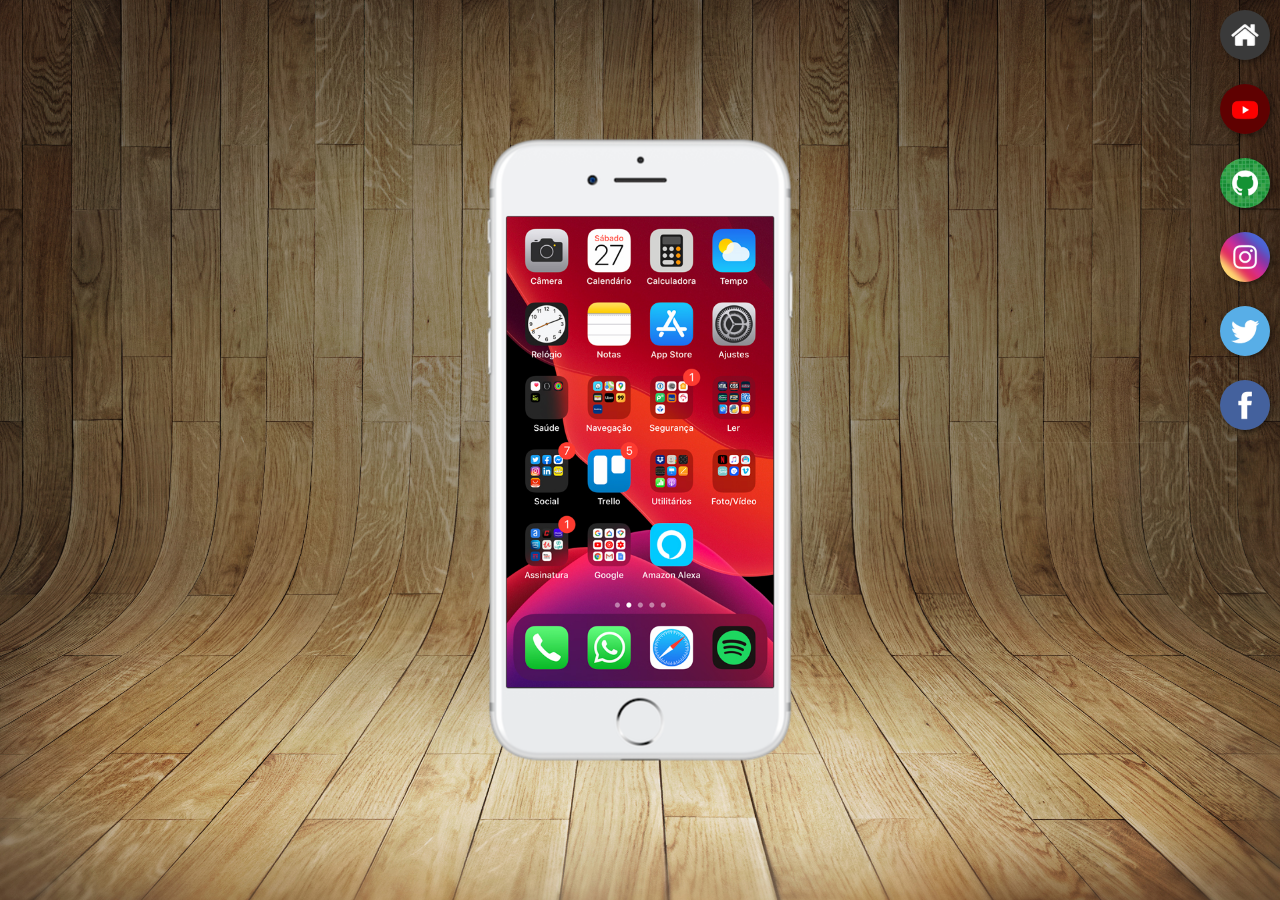
<file: index.html>
<!DOCTYPE html>
<html lang="pt-br">
<head>
    <meta charset="UTF-8">
    <meta http-equiv="X-UA-Compatible" content="IE=edge">
    <meta name="viewport" content="width=device-width, initial-scale=1.0">
    <link rel="shortcut icon" href="imgfavicon.ico" type="image/x-icon">
    <title>Projeto Redes Sociais</title>
    <link rel="stylesheet" href="estilos/style.css">
</head>
<body>
    <main>
        <section id="telefone">
            <iframe src="home.html" name="tela" id="tela" frameborder="0"></iframe>
        </section>
        <section id="redes-sociais">
            <a href="home.html" target="tela"><img src="imagens/logo-home.jpg" alt="home"></a> <br>
            <a href="youtube.html" target="tela"><img src="imagens/logo-youtube.jpg" alt="youtube"></a> <br>
            <a href="github.html" target="tela"><img src="imagens/logo-github.jpg" alt="github"></a> <br>
            <a href="instagram.html" target="tela"><img src="imagens/logo-instagram.jpg" alt="instagram"></a> <br>
            <a href="twitter.html" target="tela"><img src="imagens/logo-twitter.jpg" alt="twitter"></a> <br>
            <a href="facebook.html" target="tela"><img src="imagens/logo-facebook.jpg" alt="facebook"></a> <br>
        </section>
    </main>
</body>
</html>
</file>
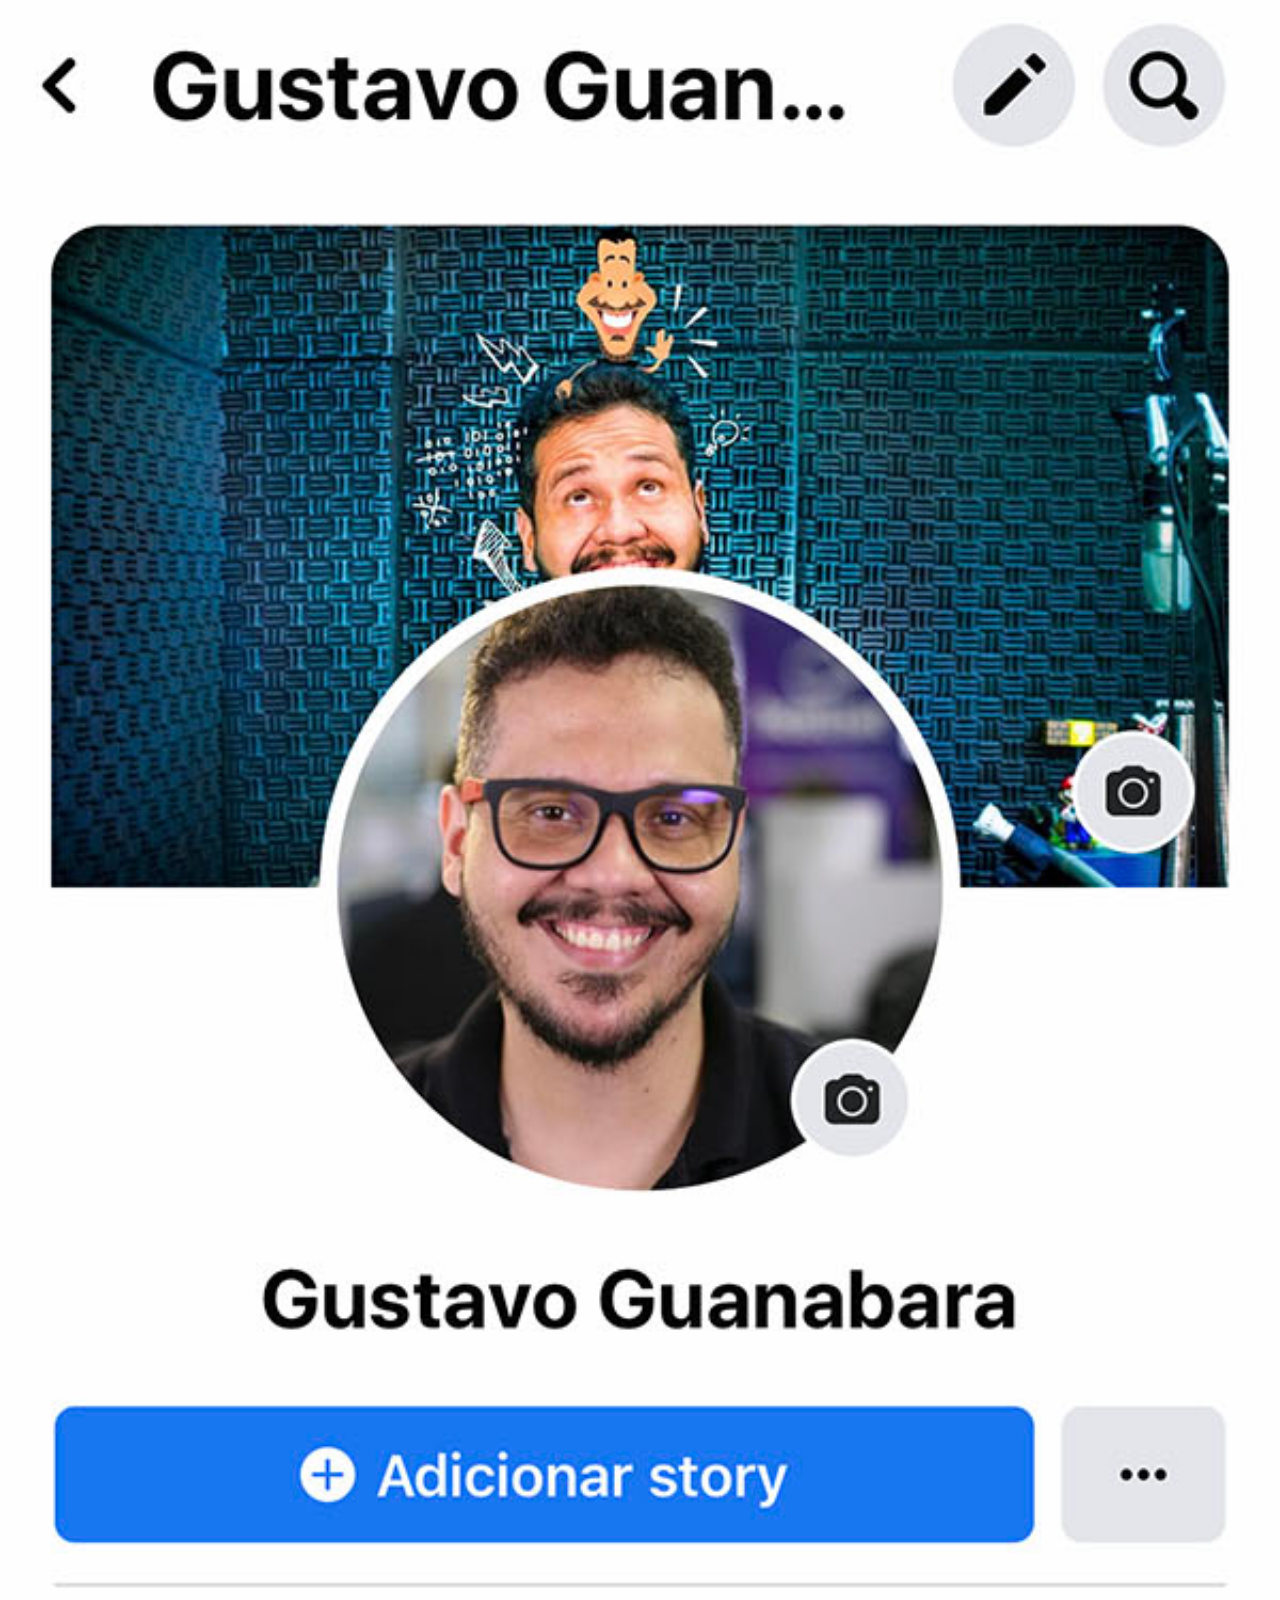
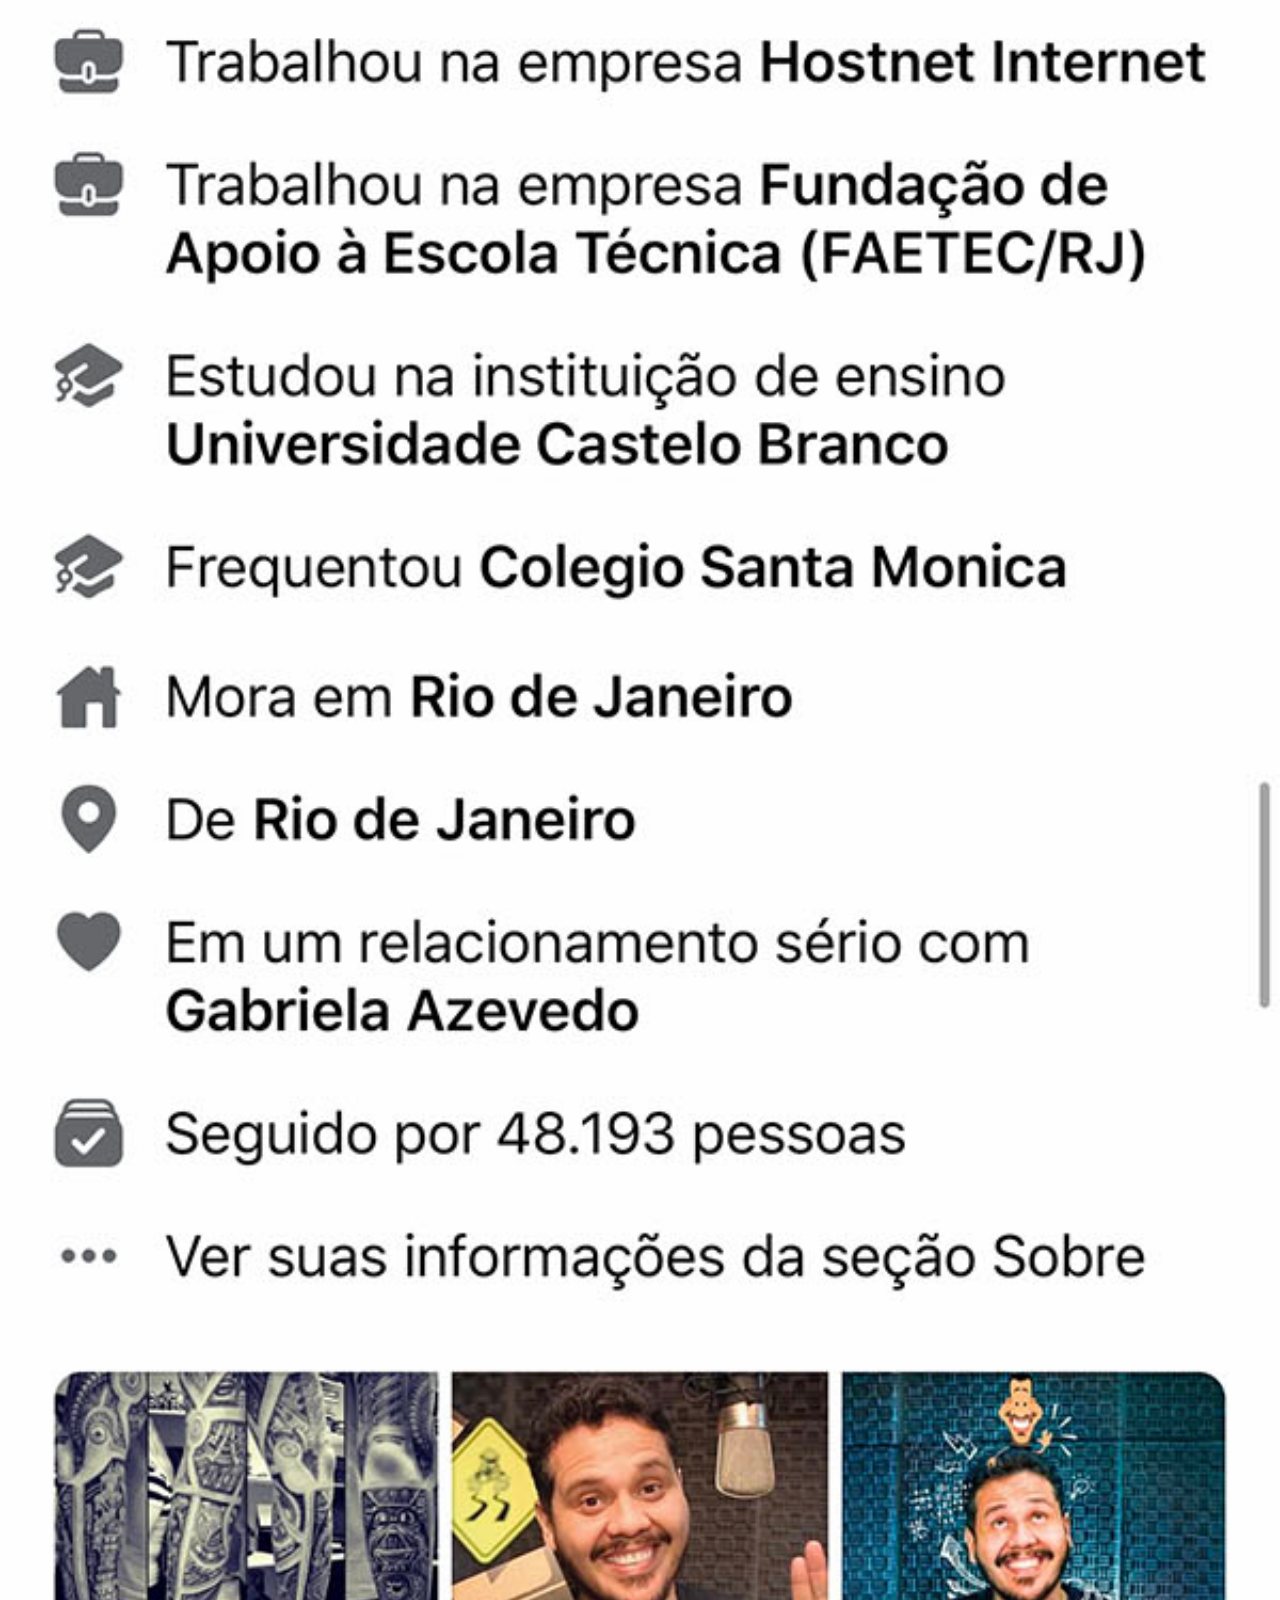
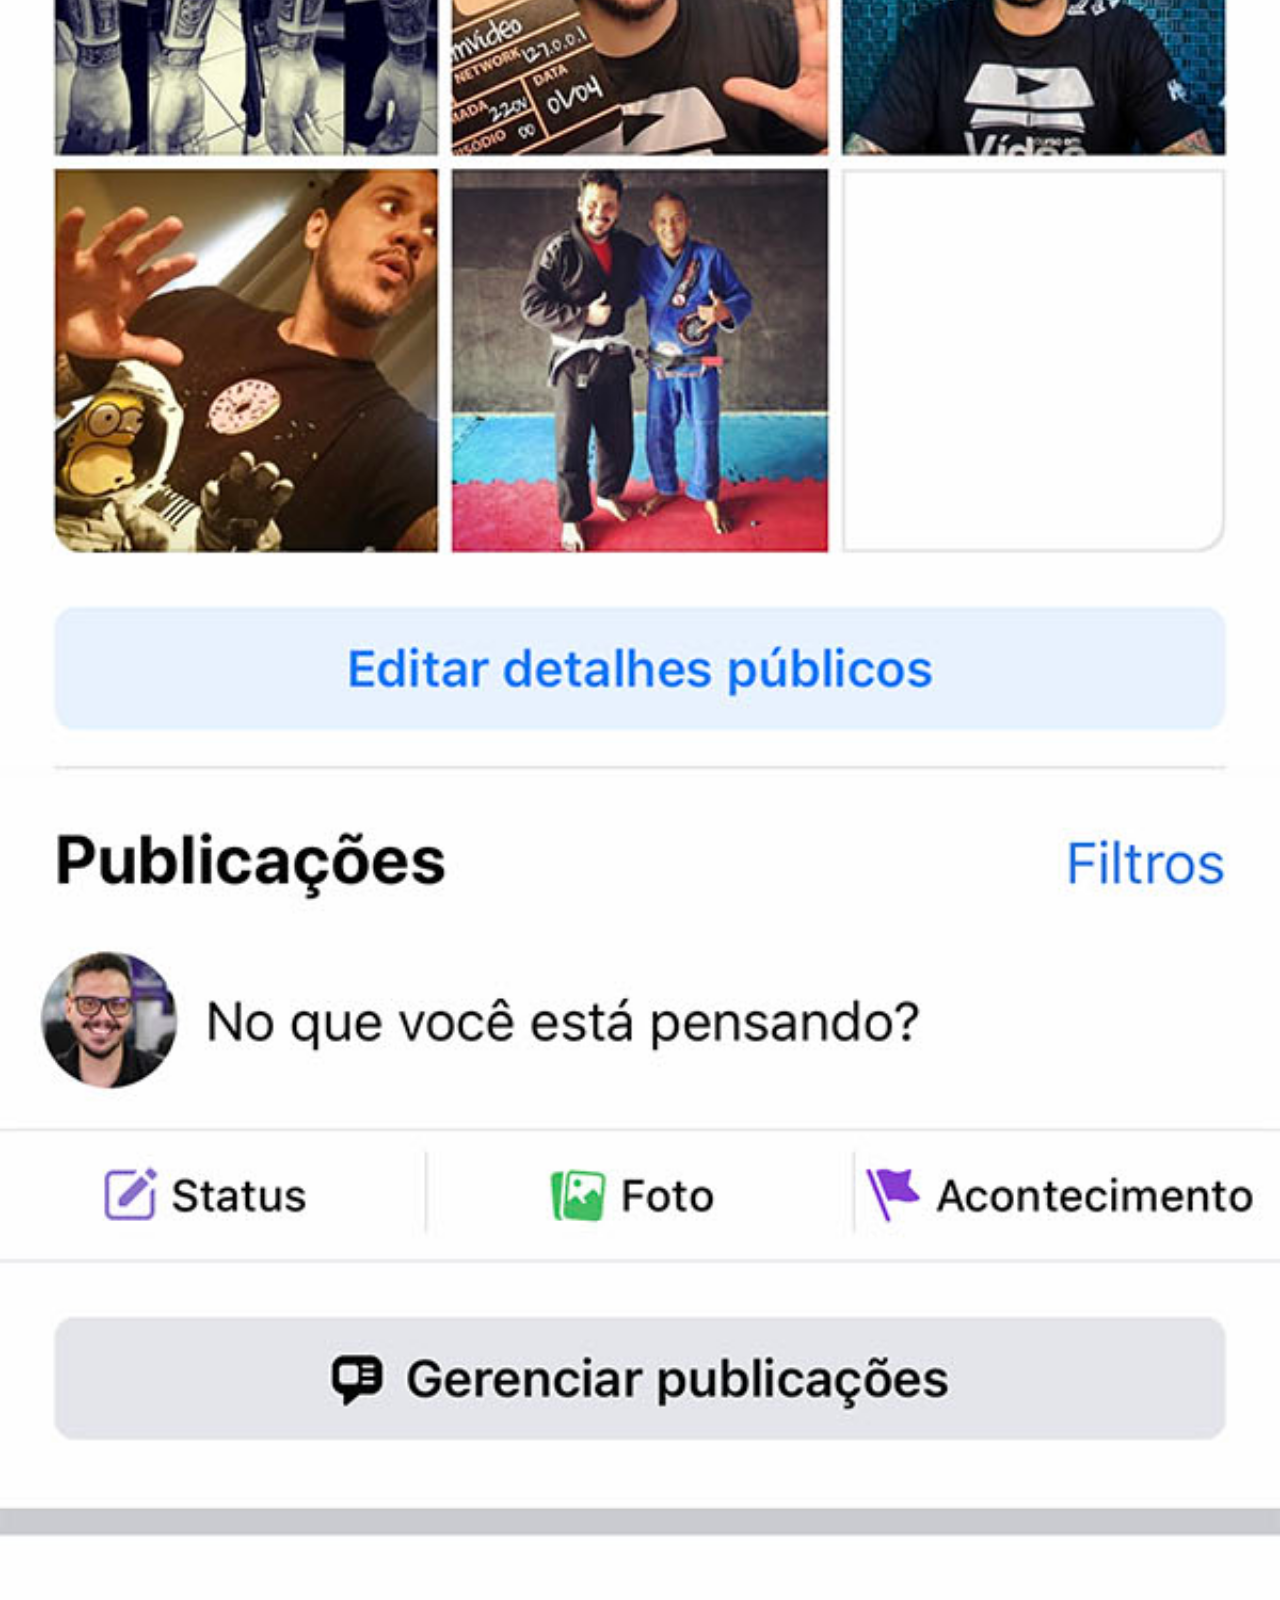
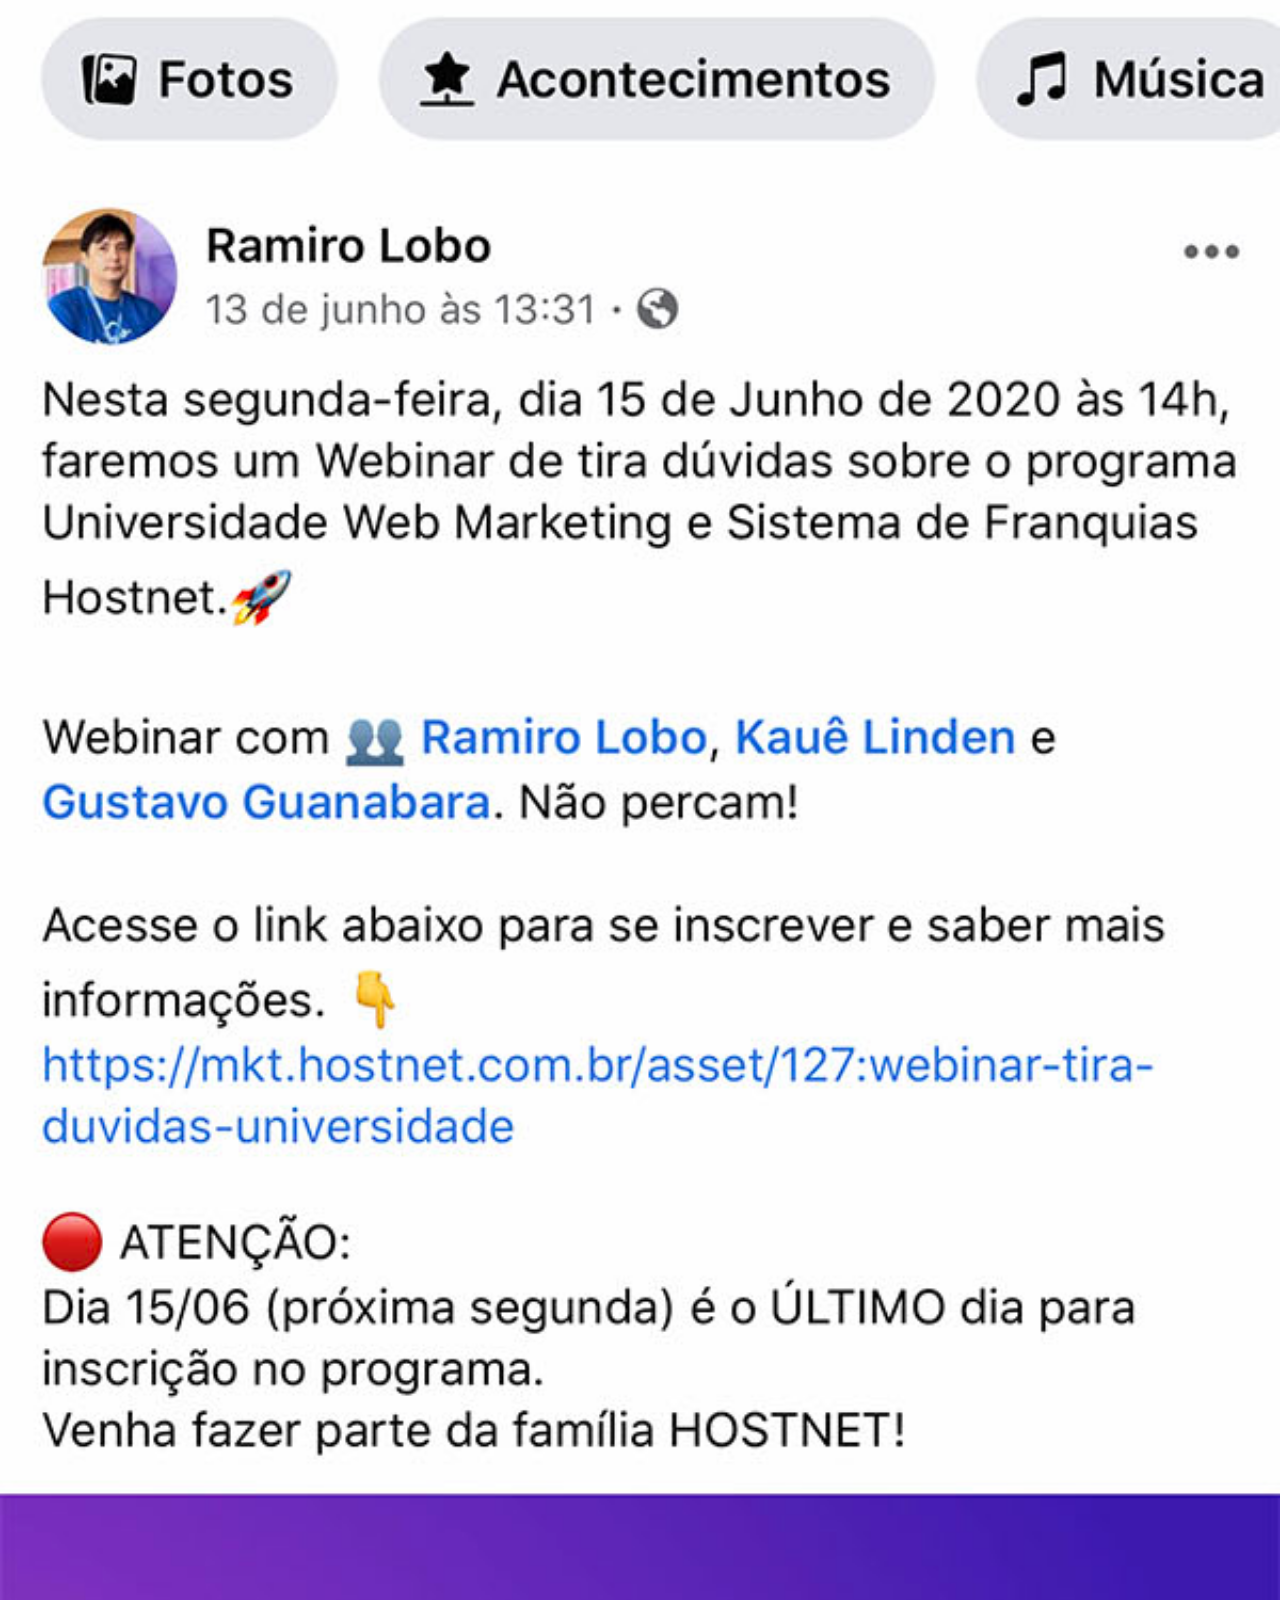
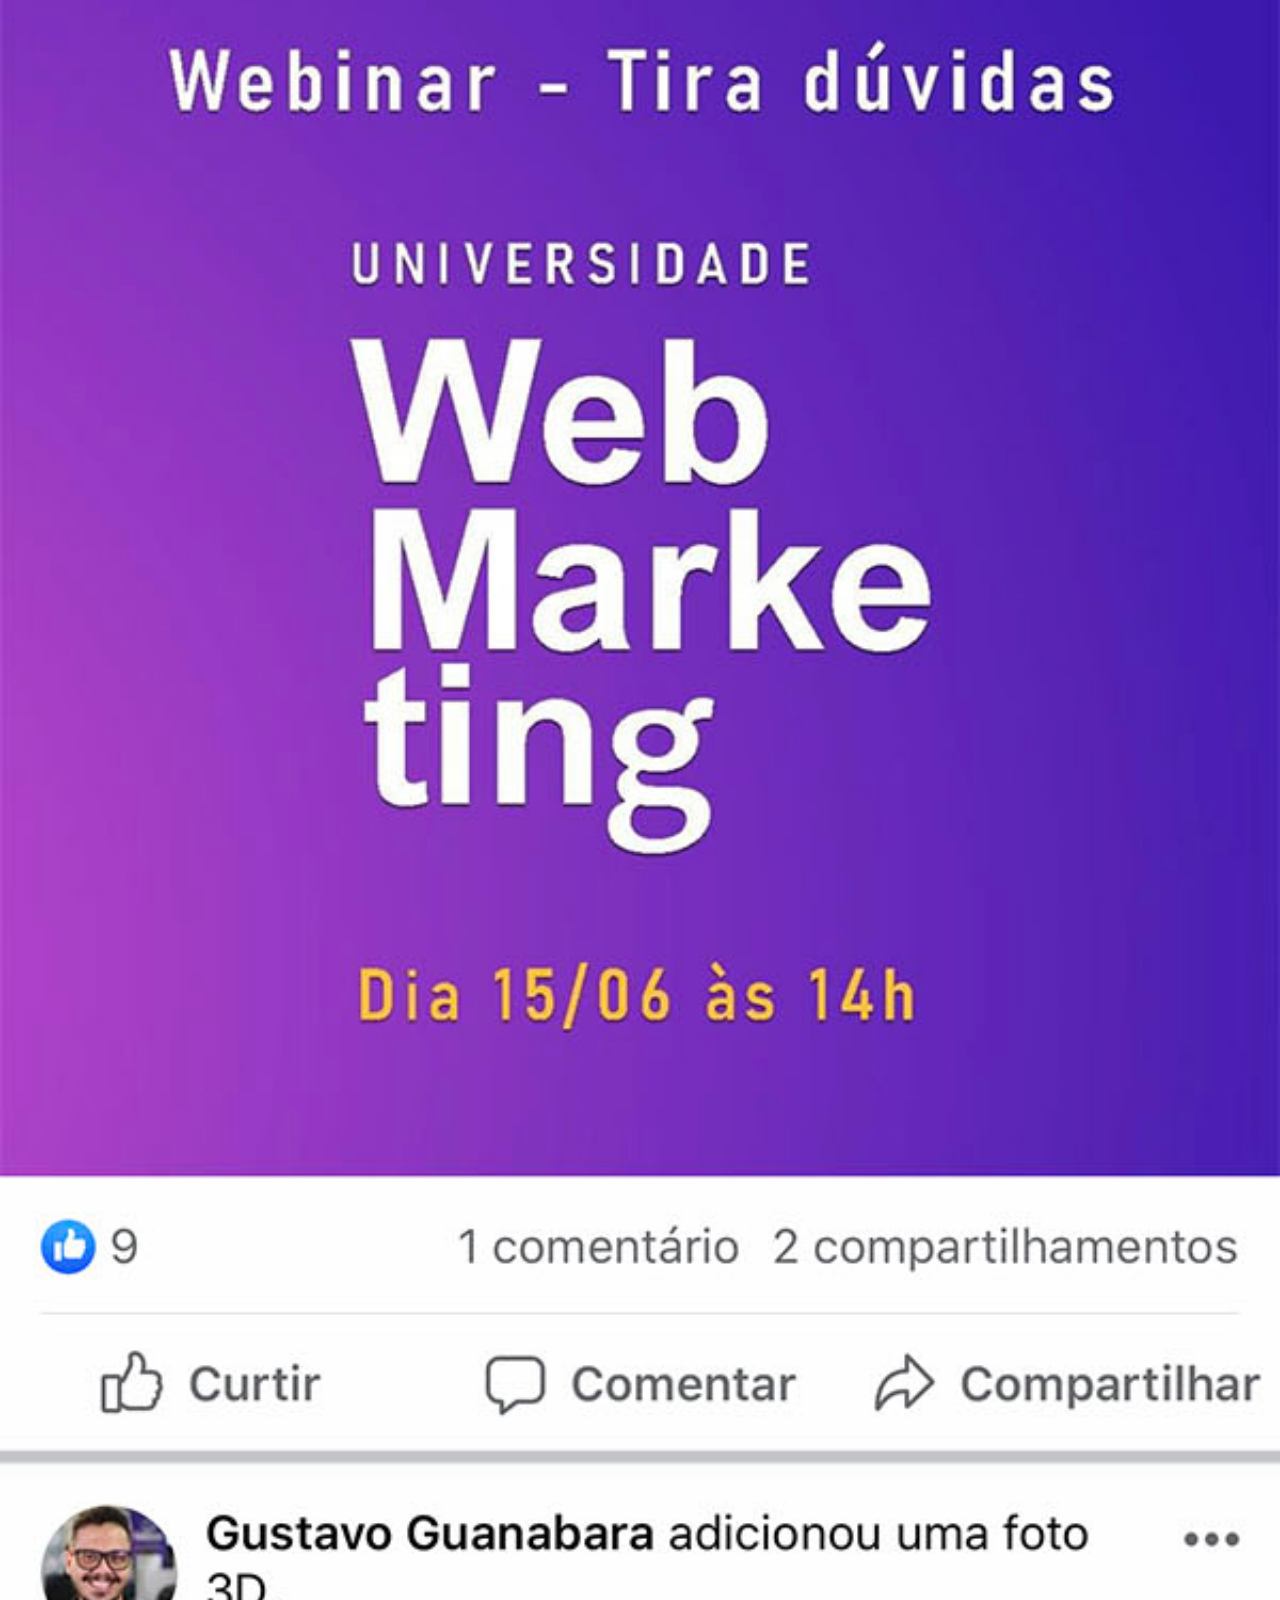
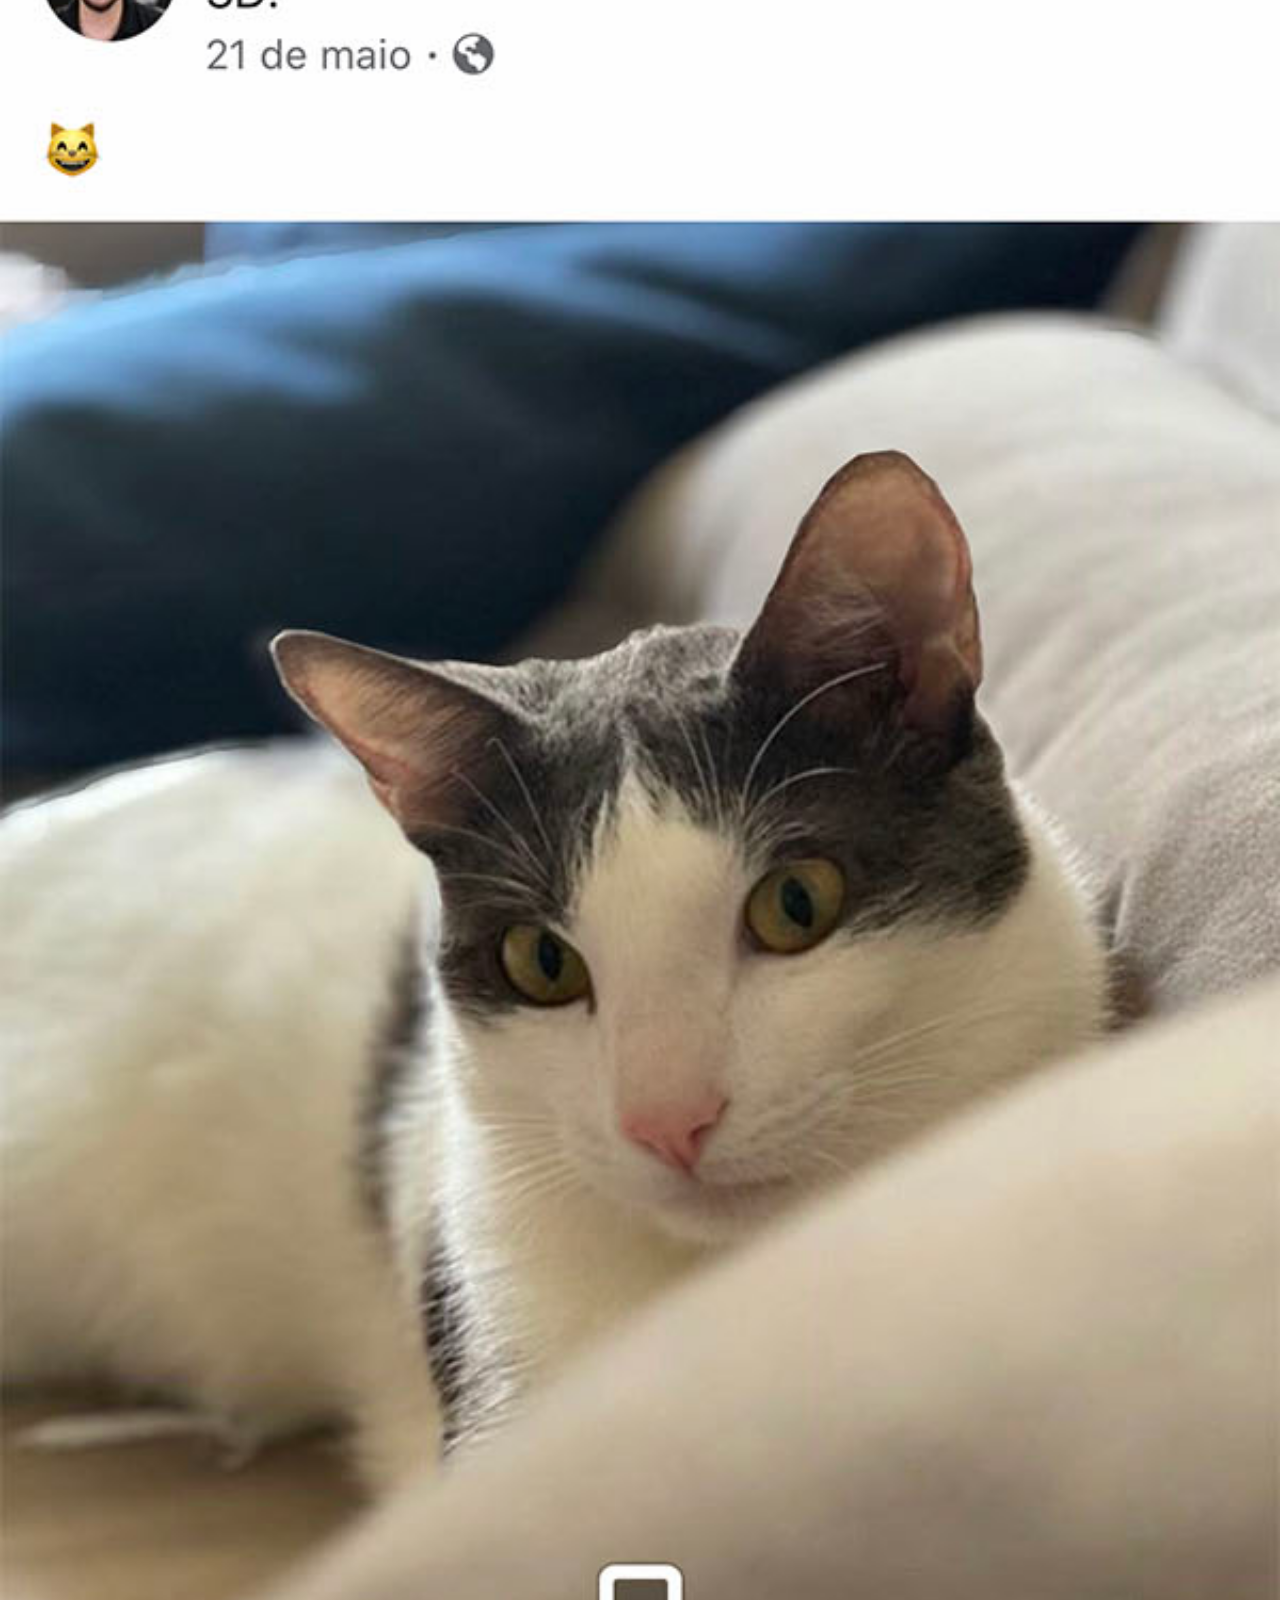
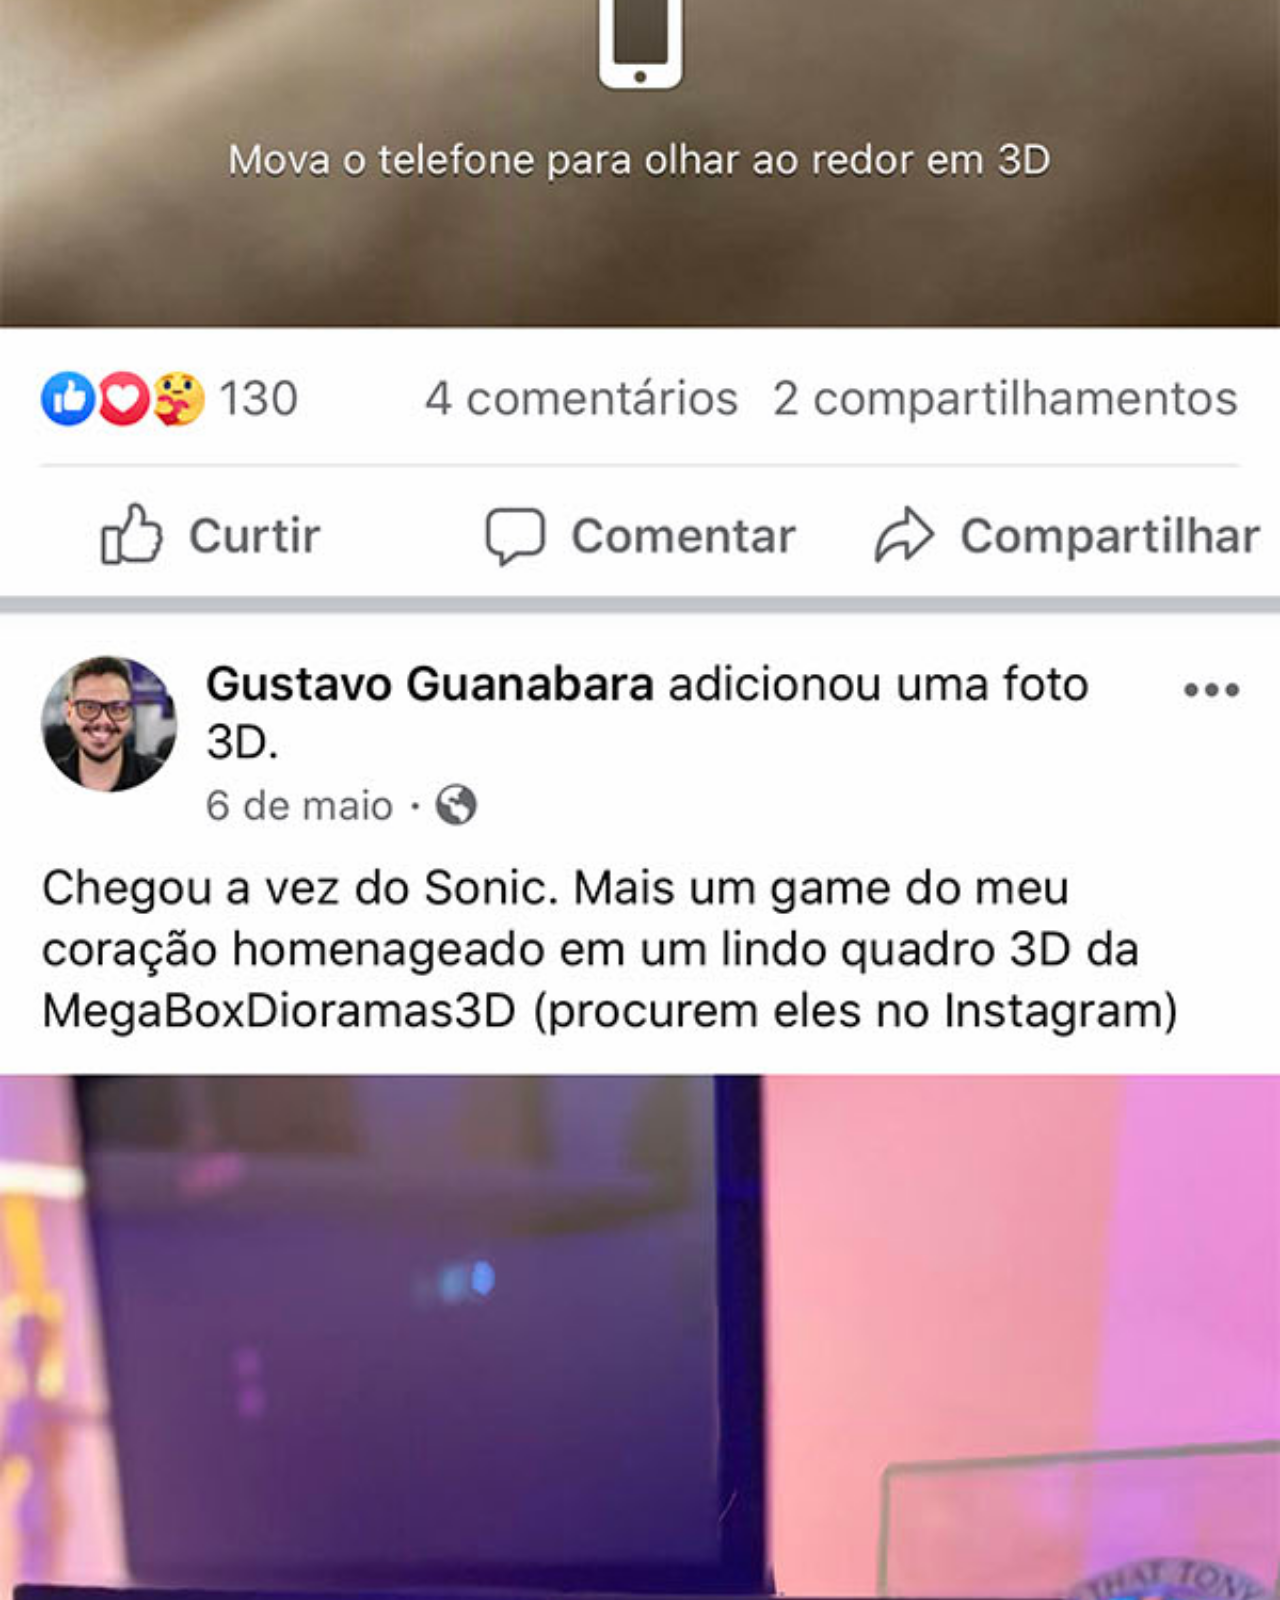
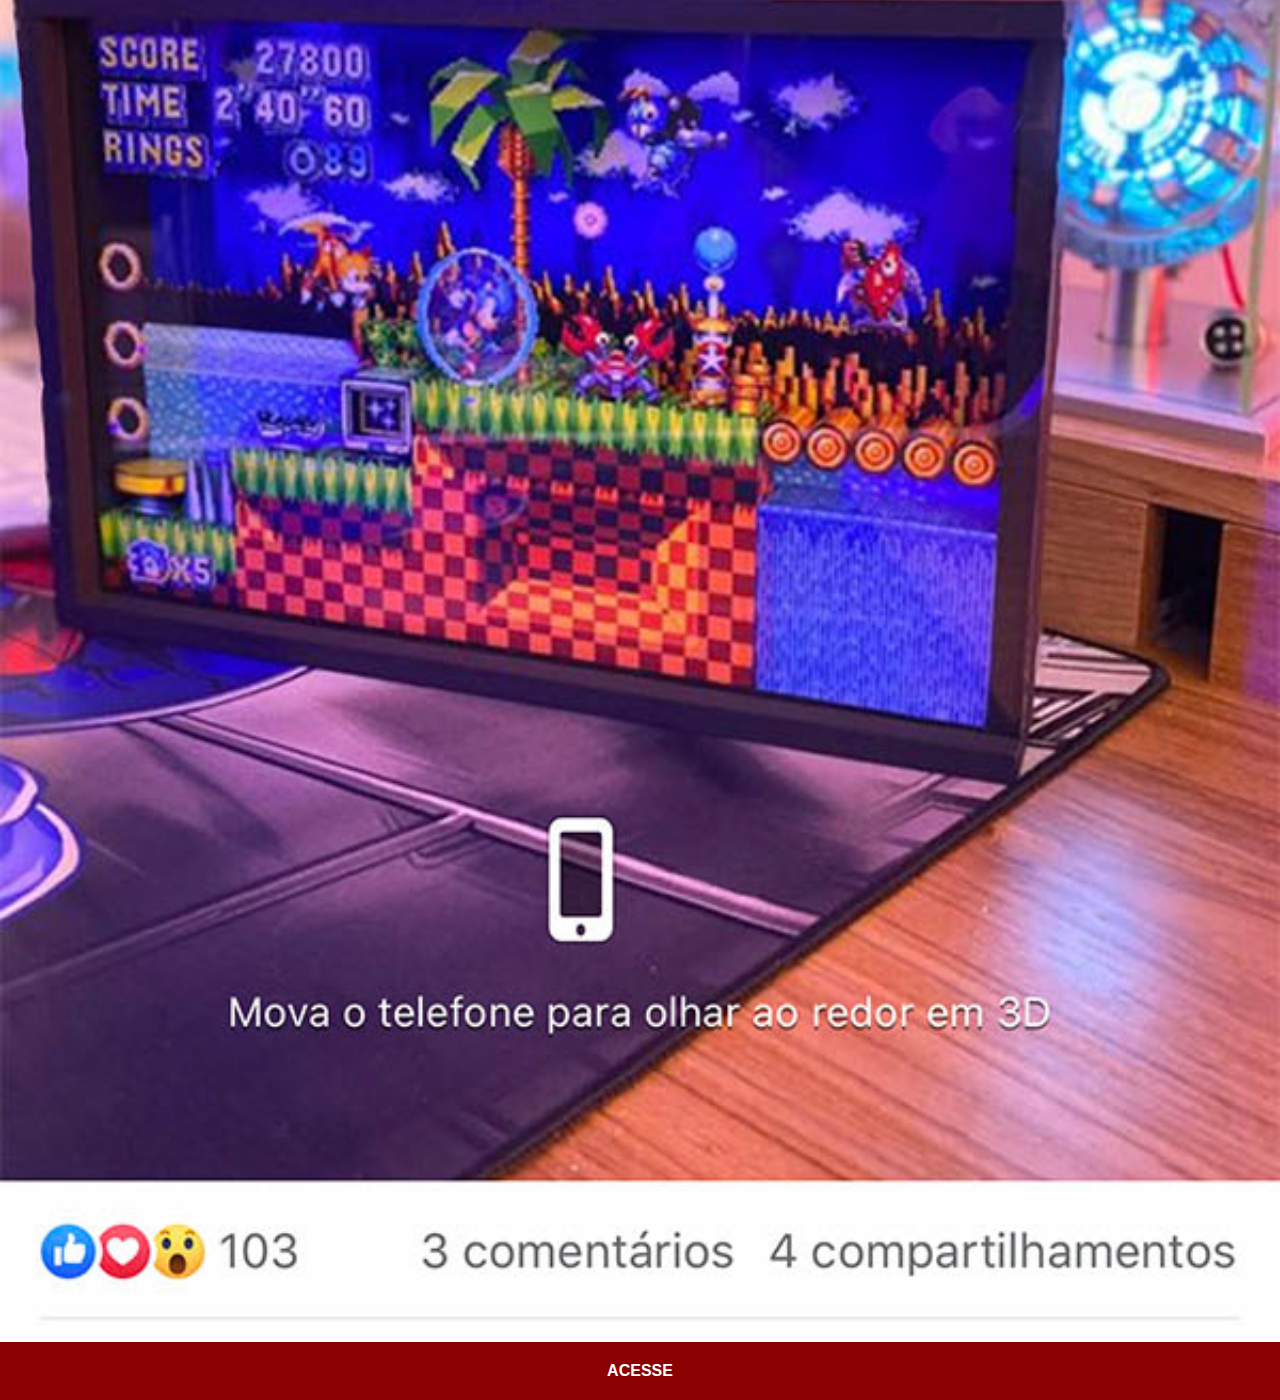
<file: facebook.html>
<!DOCTYPE html>
<html lang="en">
<head>
    <meta charset="UTF-8">
    <meta http-equiv="X-UA-Compatible" content="IE=edge">
    <meta name="viewport" content="width=device-width, initial-scale=1.0">
    <title>Facebook</title>
    <link rel="stylesheet" href="estilos/social.css">
</head>
<body>
    <img src="imagens/tela-facebook.jpg" alt="facebook">
    <a href="https://www.facebook.com/juninho.zalemao.9" target="_blank">ACESSE</a>
</body>
</html>
</file>
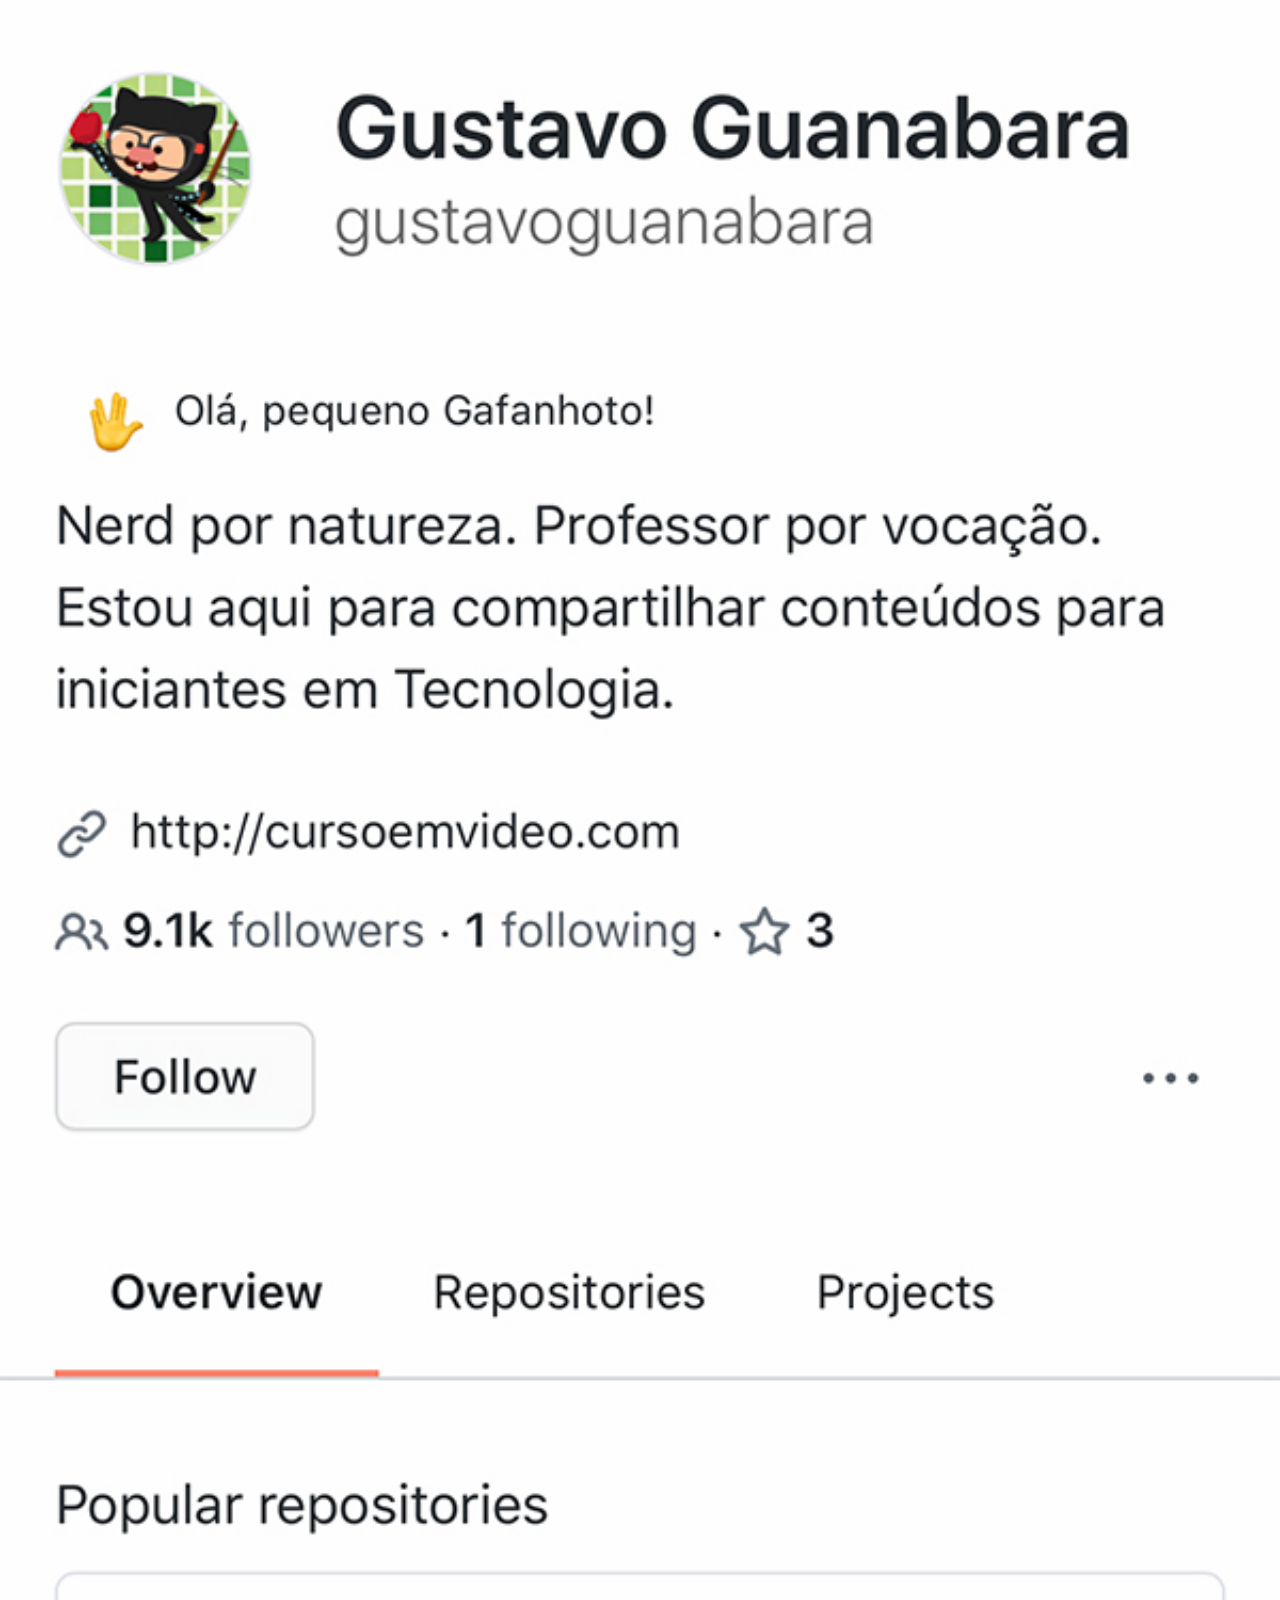
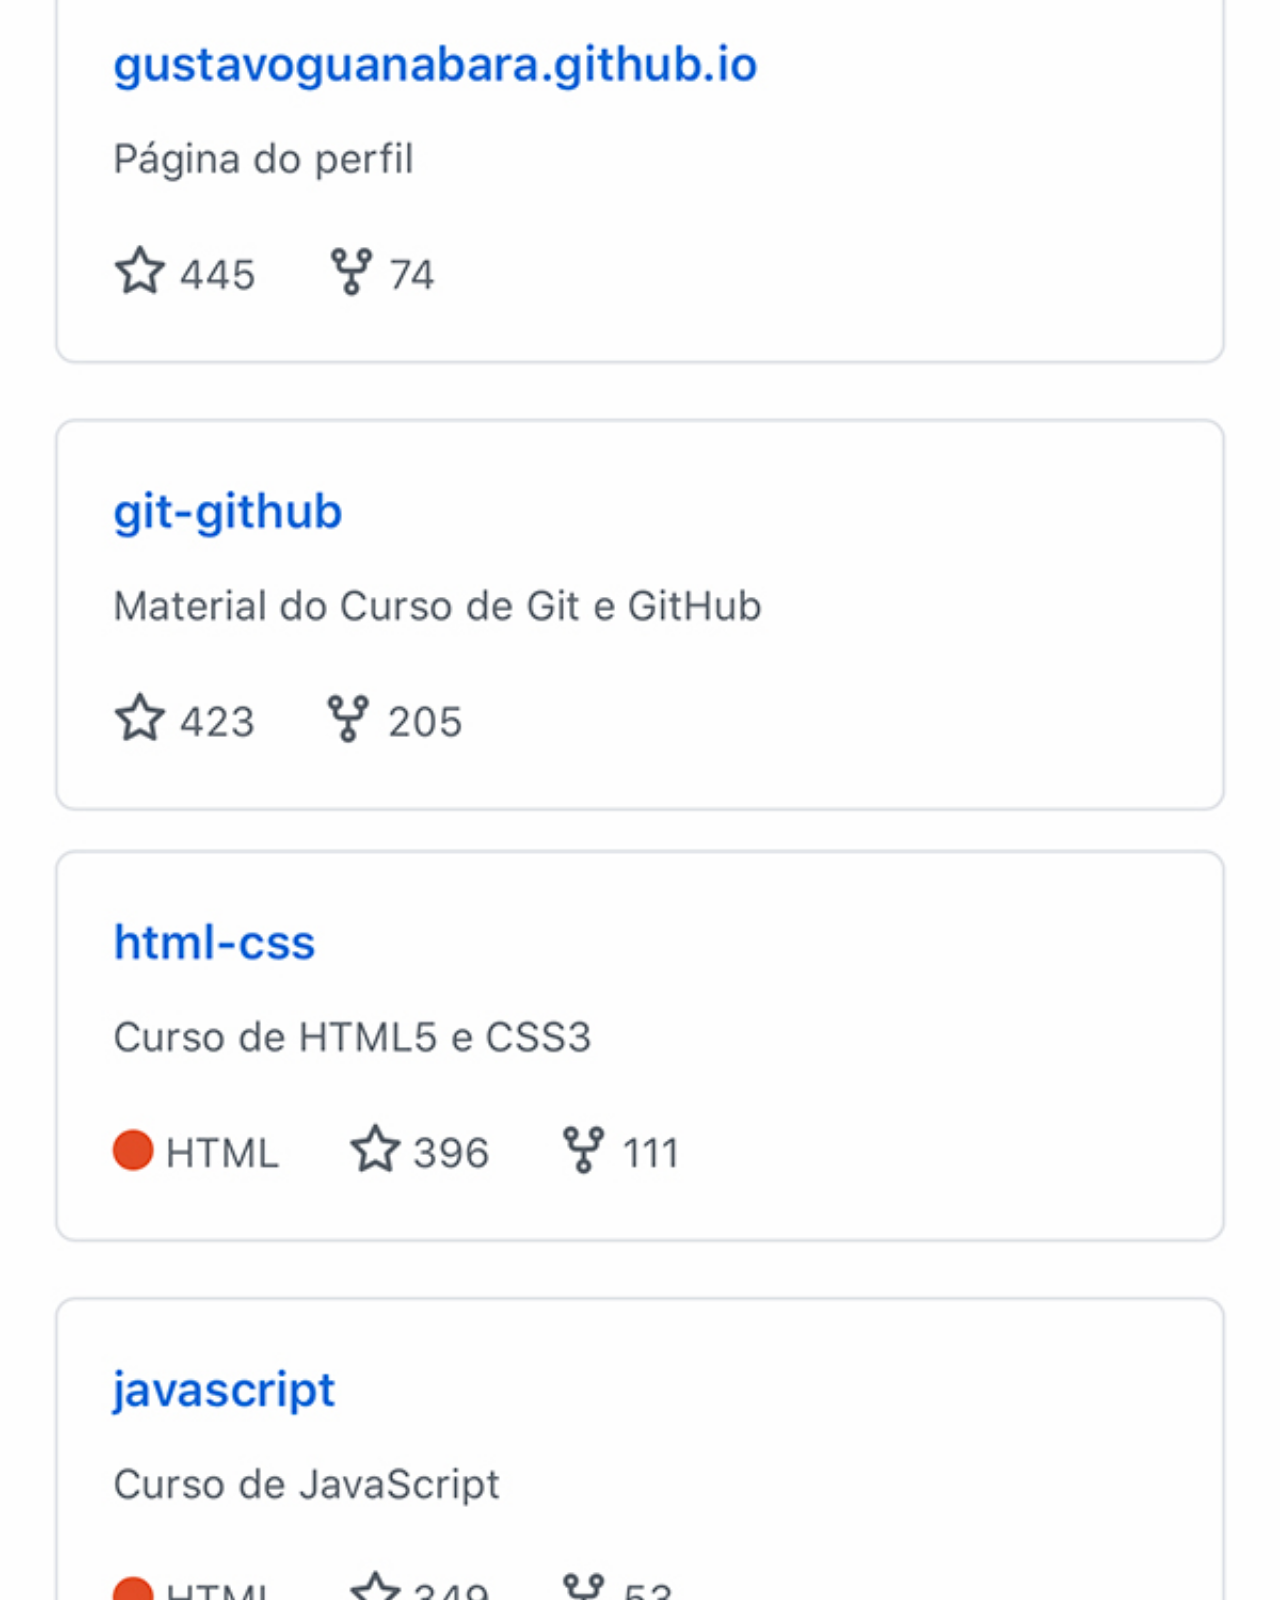
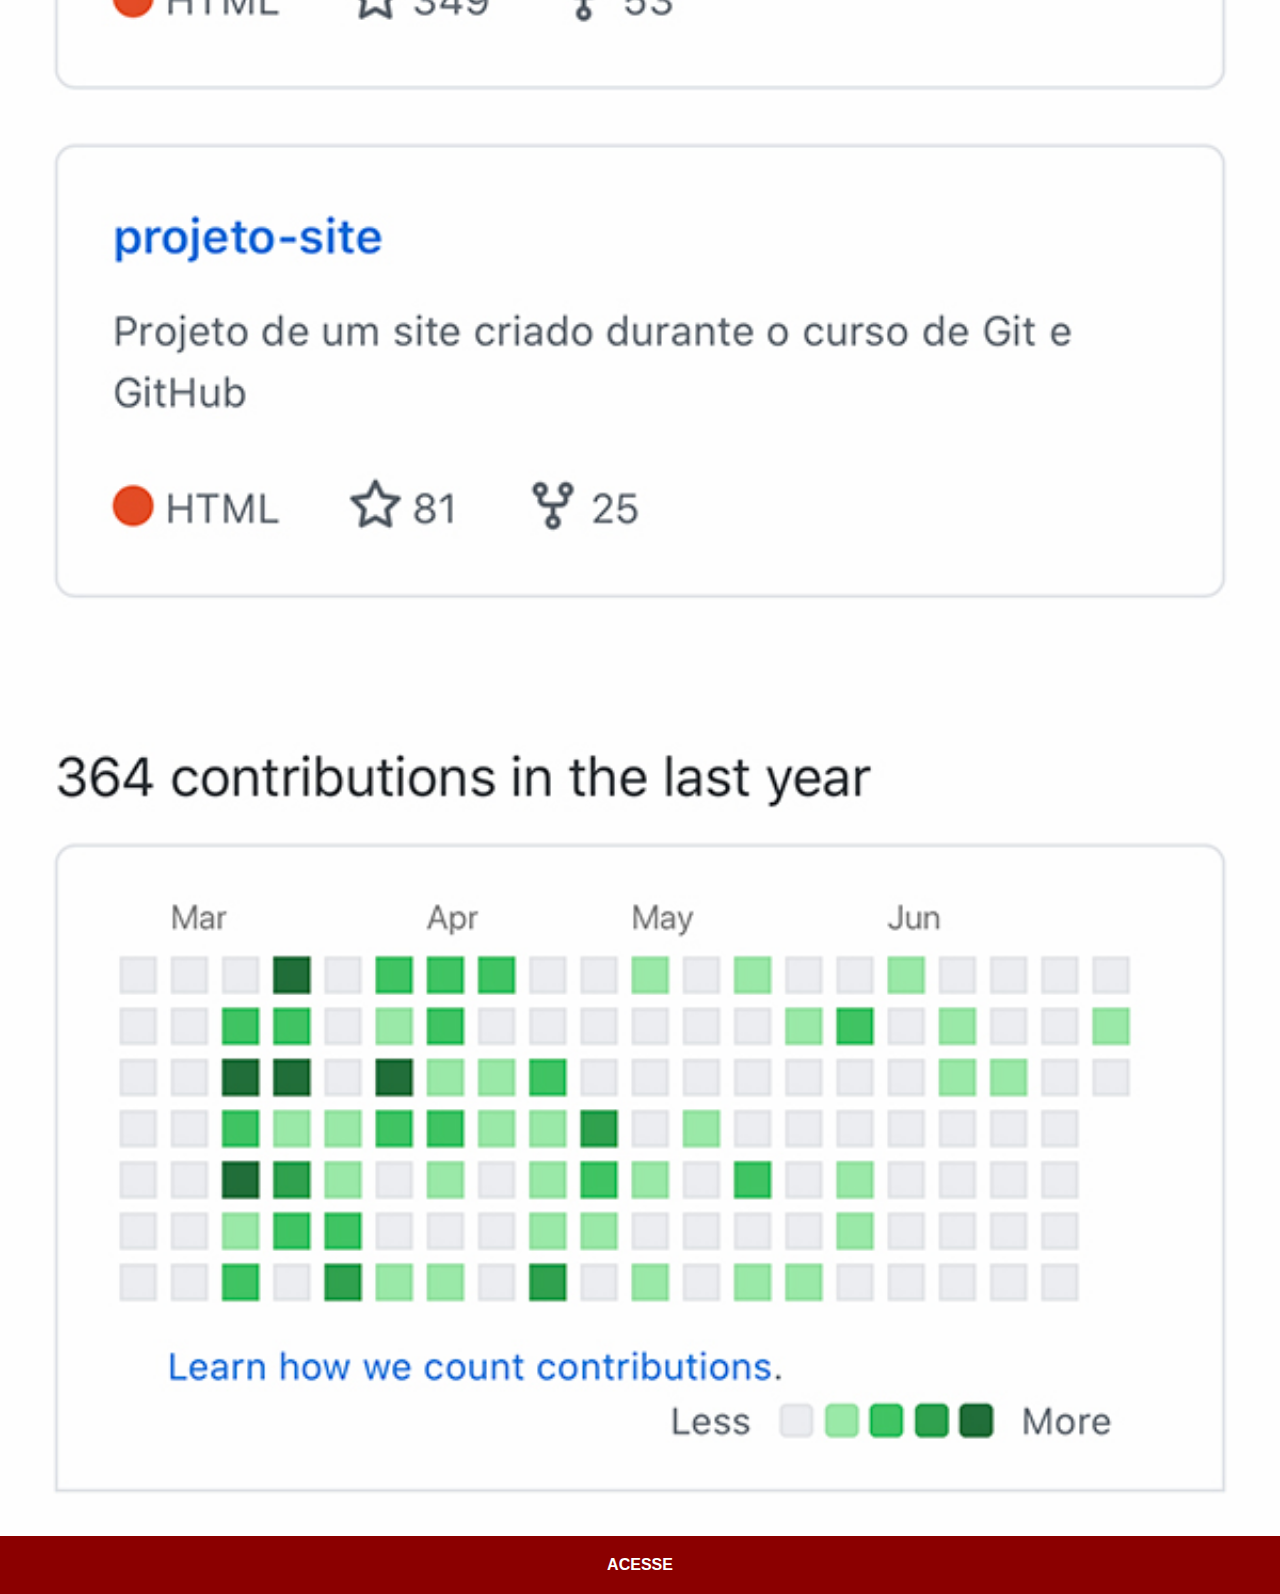
<file: github.html>
<!DOCTYPE html>
<html lang="en">
<head>
    <meta charset="UTF-8">
    <meta http-equiv="X-UA-Compatible" content="IE=edge">
    <meta name="viewport" content="width=device-width, initial-scale=1.0">
    <title>Document</title>
    <link rel="stylesheet" href="estilos/social.css">
</head>
<body>
    <img src="imagens/tela-github.jpg" alt="github">
    <a href="https://github.com/JrTheDev" target="_blank"> ACESSE</a>
</body>
</html>
</file>
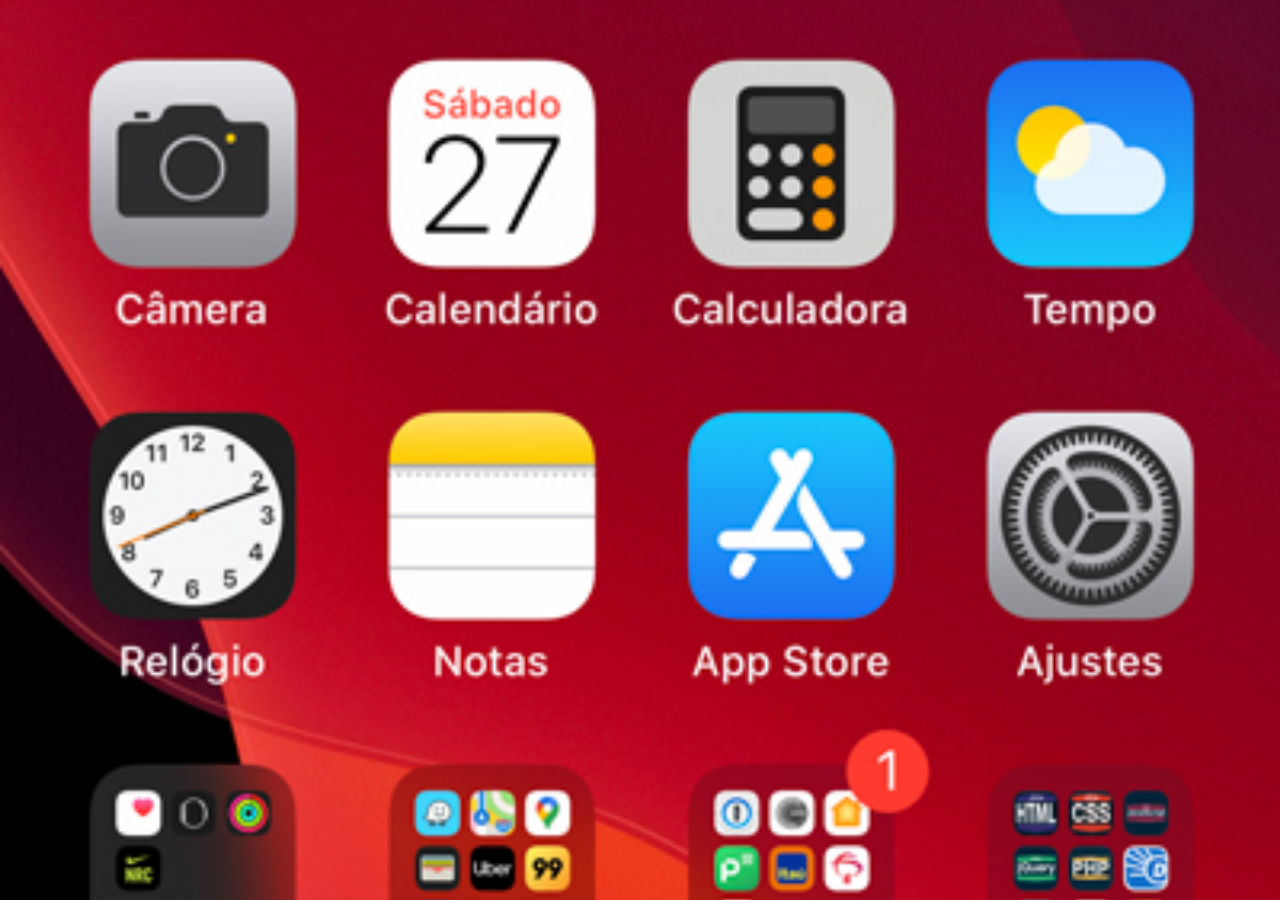
<file: home.html>
<!DOCTYPE html>
<html lang="pt-br">
<head>
    <meta charset="UTF-8">
    <meta http-equiv="X-UA-Compatible" content="IE=edge">
    <meta name="viewport" content="width=device-width, initial-scale=1.0">
    <title>Document</title>
</head>
<style>
    * {
        margin: 0px;
        padding: 0px;
    }

    body {
        width: 100vw;
        height: 100vh;
        background: black url(imagens/tela-home.jpg) no-repeat top center;
        background-size: cover;
    }
</style>
<body>
    
</body>
</html>
</file>
<file: estilos/style.css>
@charset "UTF-8";

* {
    margin: 0px;
    padding: 0px;
    
    font-family: Arial, Helvetica, sans-serif;
}

html, body {
    height: 100vh;
    width: 100vw;
    background-color: black;
}

body {
    background: url('../imagens/fundo-madeira.jpg') no-repeat top center;
    background-size: cover;
    background-attachment: fixed;
}

main {
    position: relative;
    height: 100vh;
}

section#telefone {
    position: absolute;
    top: 50%;
    left: 50%;
    transform: translate(-50%, -50%);

    height: 627px;
    width: 311px;
    background: url('../imagens/frame-iphone.png') no-repeat;
}

iframe#tela {
    position: relative;
    top: 80px;
    left: 22px;
    width: 267px;
    height: 471px;
}

section#redes-sociais {
    text-align: right;
}

section#redes-sociais img {
    width: 50px;
    margin: 10px;
    border-radius: 50%;
    box-shadow: 2px 2px 5px rgba(0, 0, 0, 0.418);
    box-sizing: border-box;
}

section#redes-sociais img:hover {
    border: 2px solid rgba(255, 255, 255, 0.63);
    transform: translate(-3px, -3px);
    box-shadow: 5px 5px 10px rgba(0, 0, 0, 0.644);
    transition: transform 0.4s, border .5s; 
}
</file>
<file: estilos/social.css>
@charset "UTF-8";

* {
    margin: 0px;
    padding: 0pc;
    font-family: Arial, Helvetica, sans-serif;
}

::-webkit-scrollbar {
    width: 0px;
    height: 0px;
}

img {
    width: 100vw;
}

a {
    display: block;
    background-color: darkred;
    color: white;
    padding: 20px;
    text-align: center;
    font-weight: bolder;
    text-decoration: none;
}

a:hover {
    background-color: red;
}
</file>
